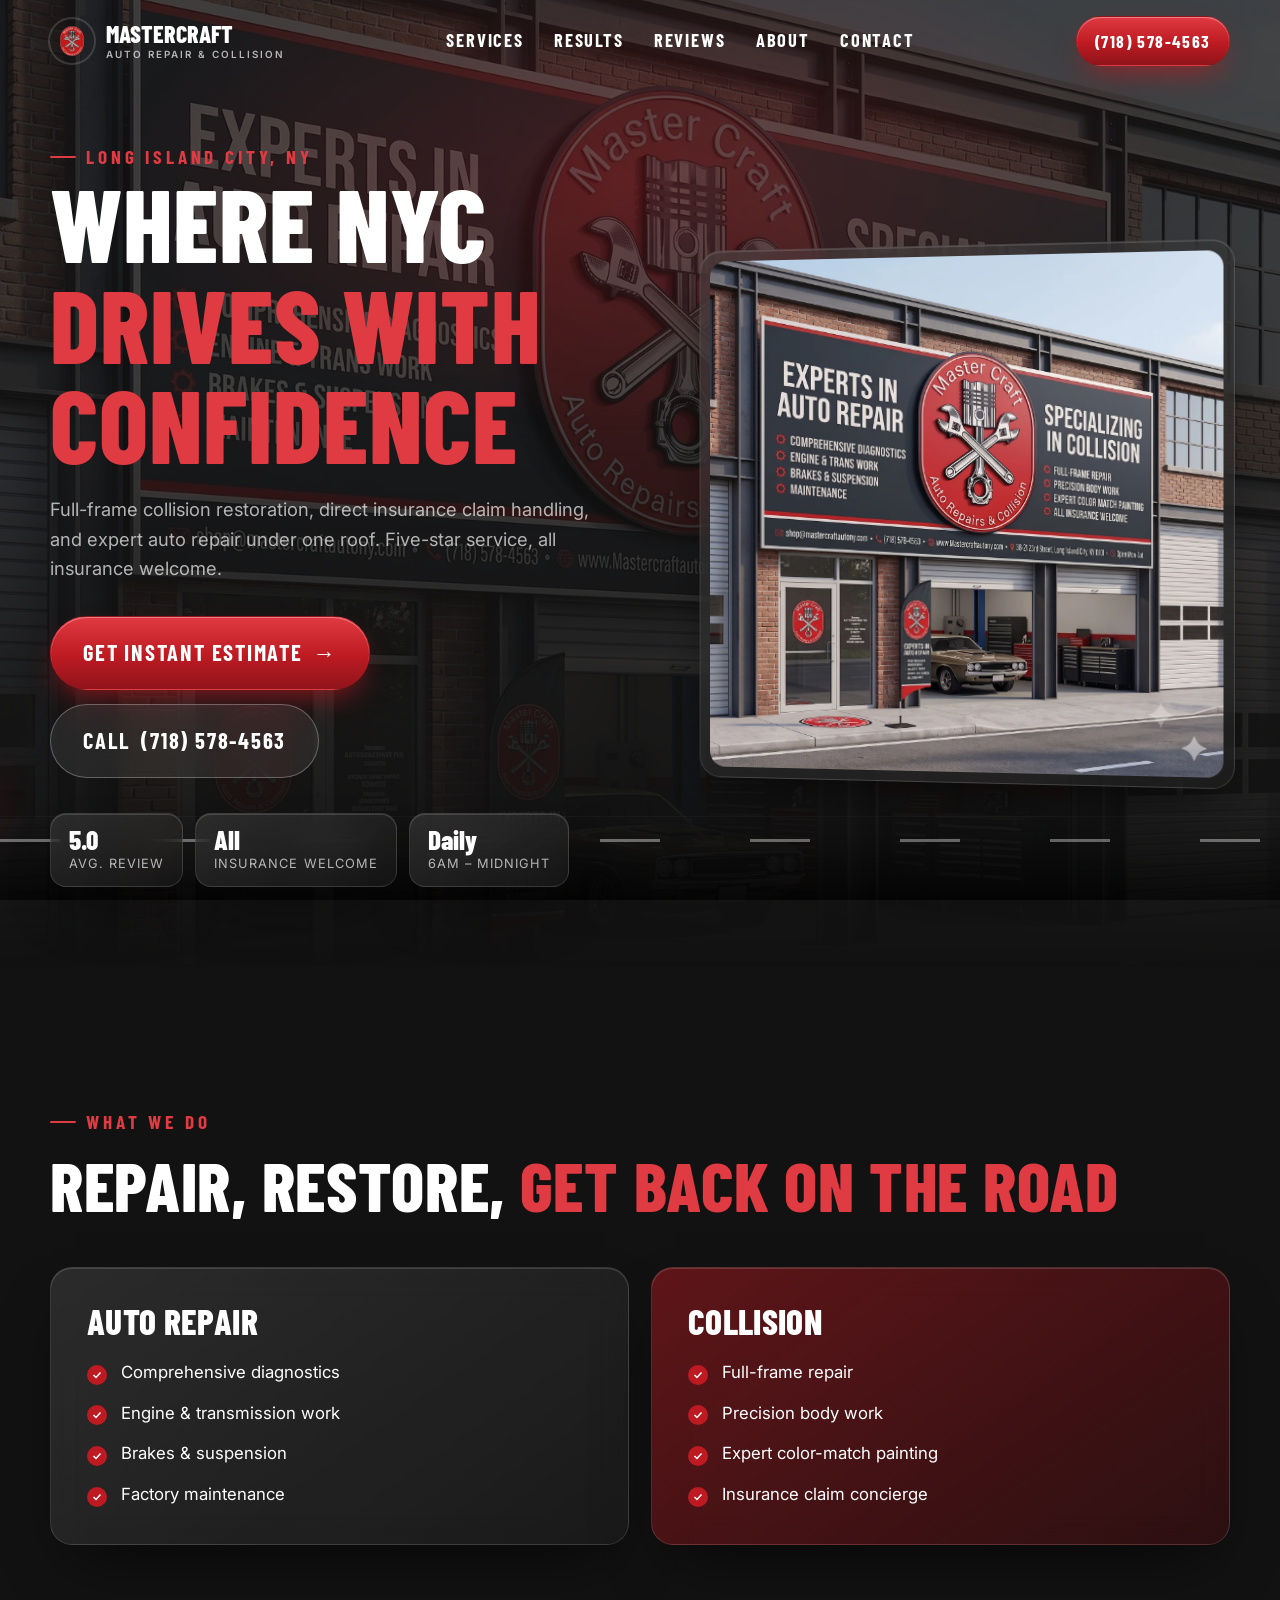
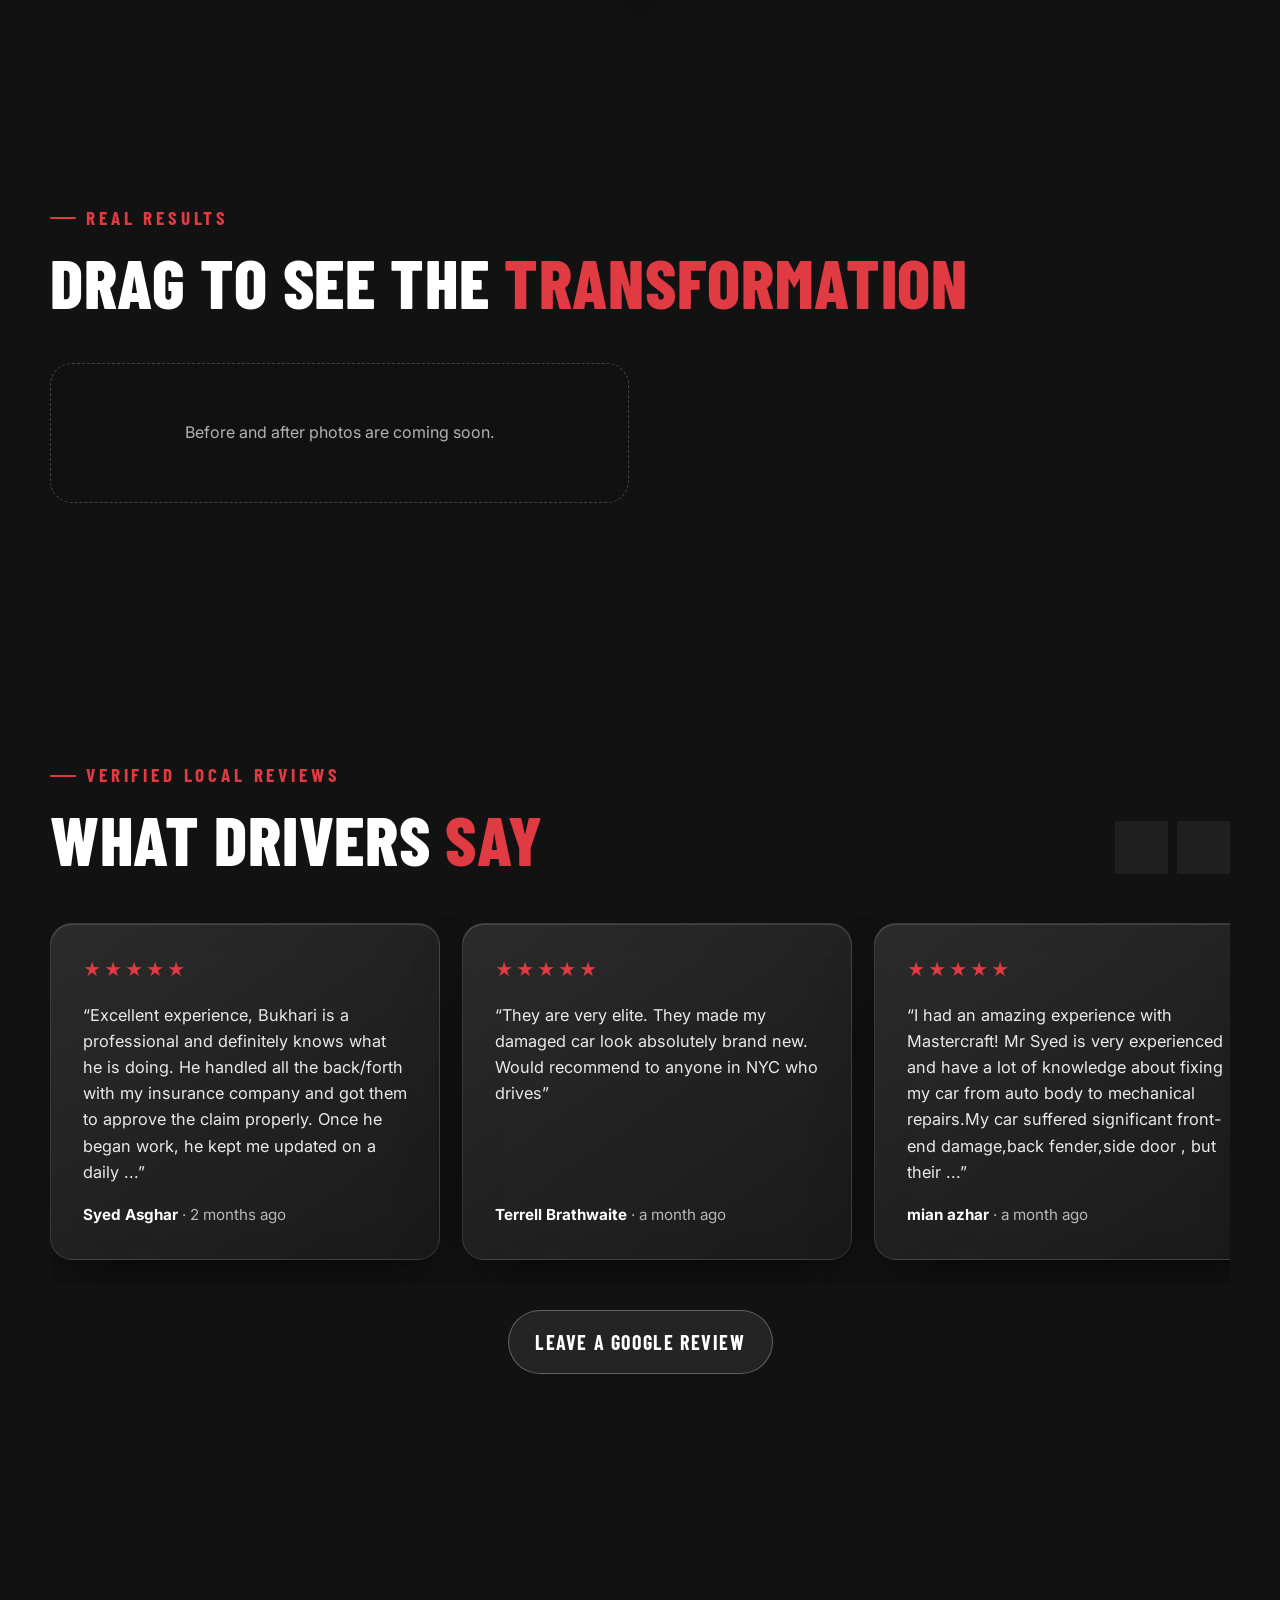
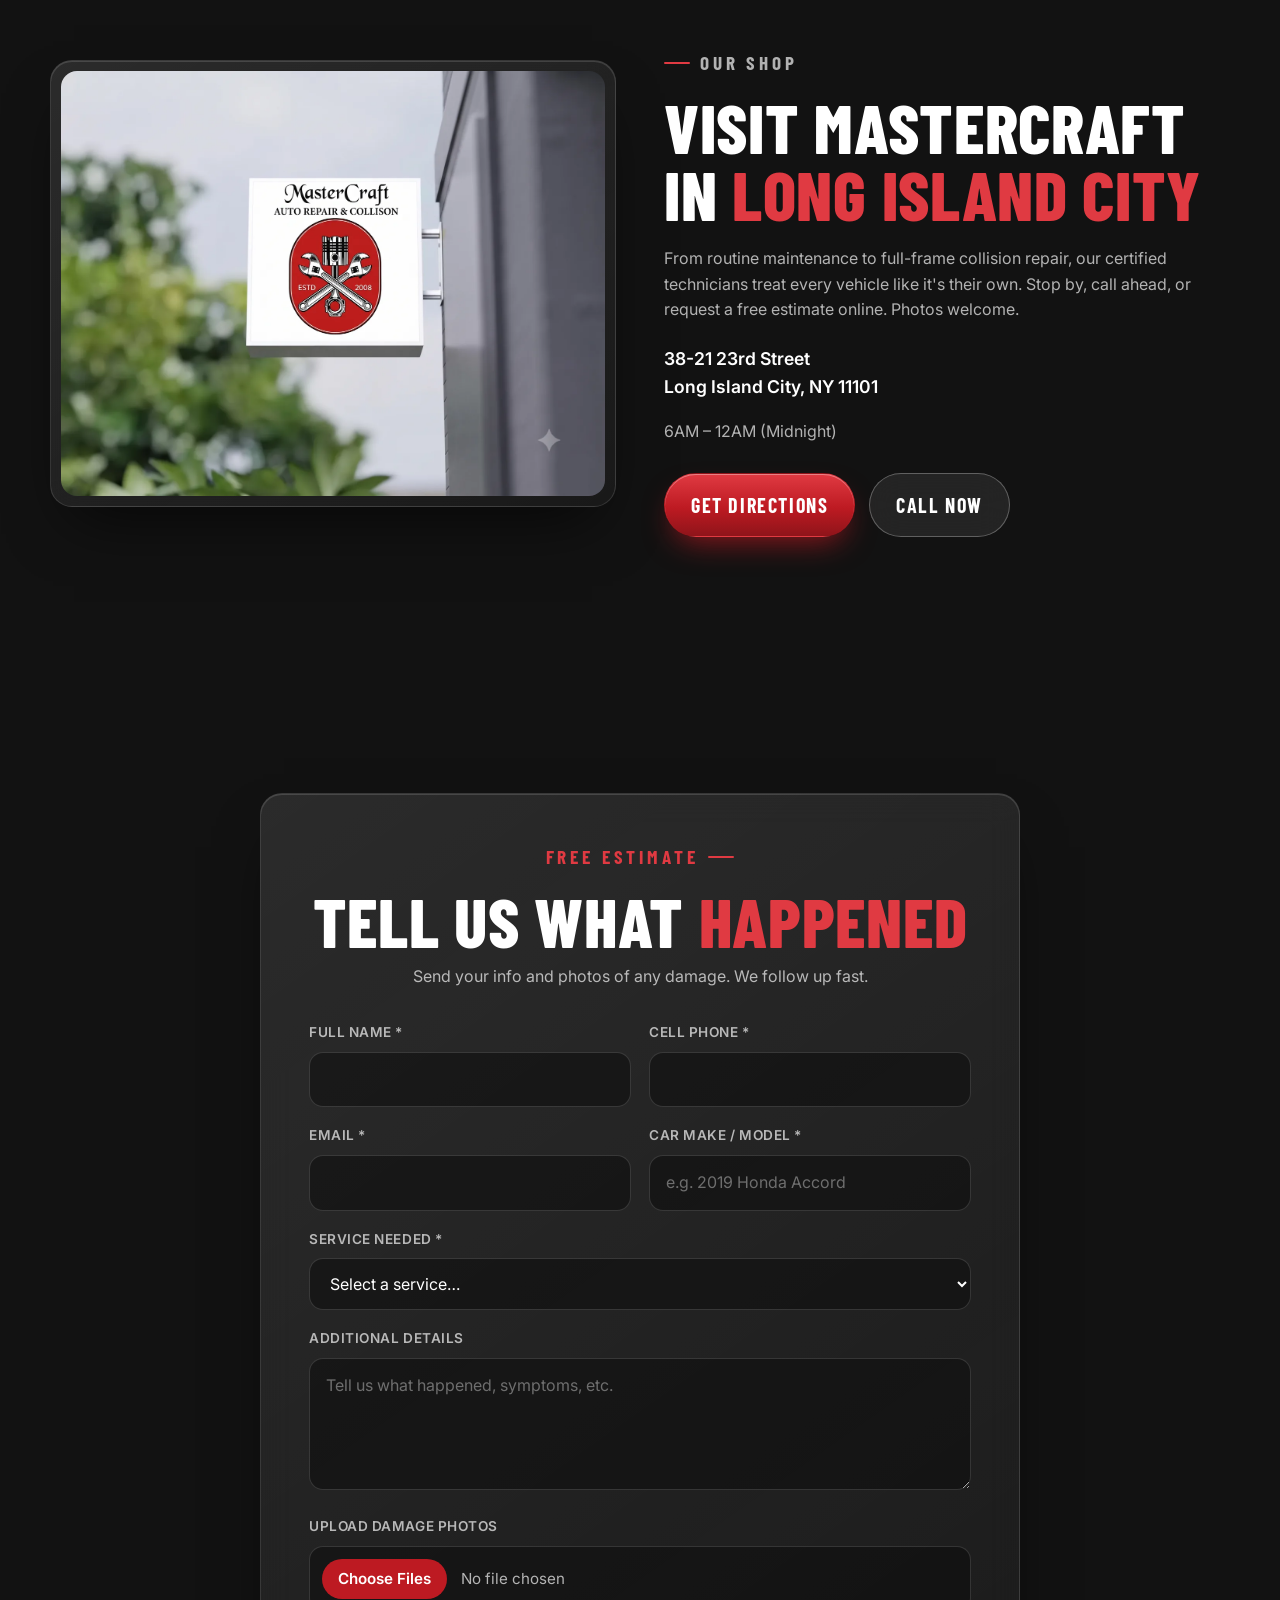
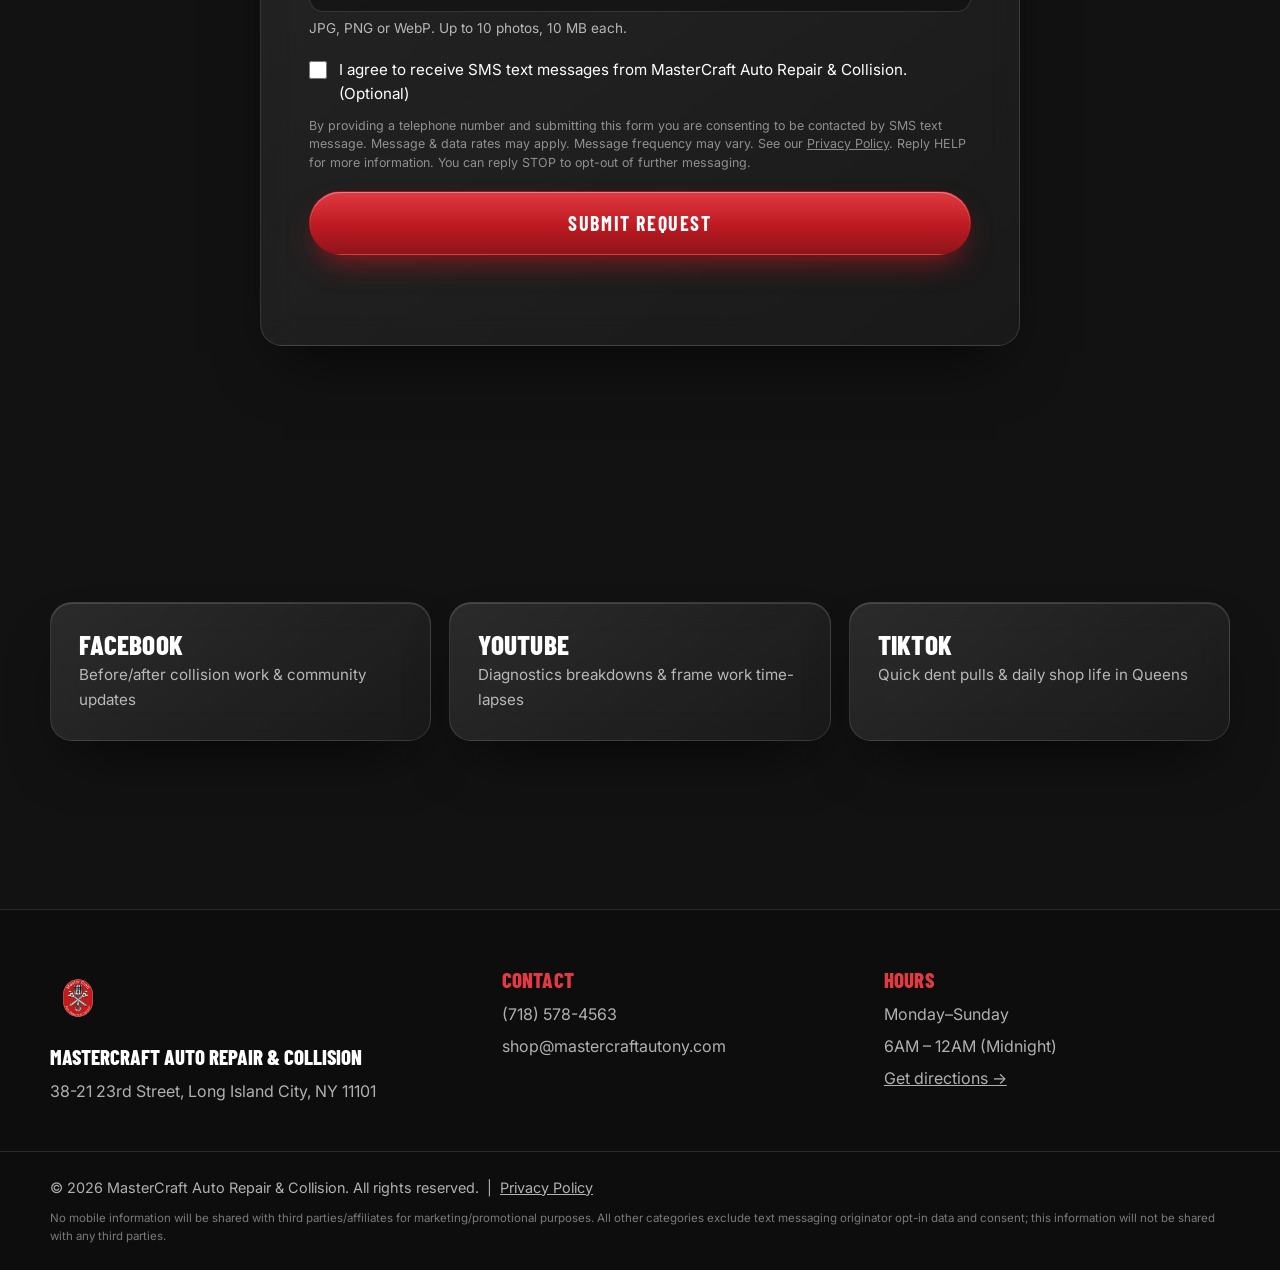
<file: index.html>
<!DOCTYPE html>
<html lang="en">
<head>
<meta charset="UTF-8">
<meta name="viewport" content="width=device-width, initial-scale=1.0">
<title>MasterCraft Auto Repair &amp; Collision | Long Island City, NY</title>
<meta name="description" content="MasterCraft Auto Repair & Collision in Long Island City, NY: full-frame collision repair, insurance claim handling, engine and brake work, and color-match paint. All insurance welcome. Open daily 6AM to midnight.">
<link rel="canonical" href="https://www.mastercraftautony.com/">
<meta name="theme-color" content="#121212">
<meta property="og:type" content="business.business">
<meta property="og:title" content="MasterCraft Auto Repair & Collision | Long Island City, NY">
<meta property="og:description" content="Collision repair, insurance claims and auto repair in Long Island City. Free estimates with photos.">
<meta property="og:url" content="https://www.mastercraftautony.com/">
<meta property="og:image" content="https://www.mastercraftautony.com/images/hero-storefront.webp">
<link rel="icon" href="images/logo-badge.png" type="image/png">

<script>document.documentElement.classList.add('js');</script>
<link rel="preconnect" href="https://fonts.googleapis.com">
<link rel="preconnect" href="https://fonts.gstatic.com" crossorigin>
<link rel="stylesheet" href="https://fonts.googleapis.com/css2?family=Barlow+Condensed:wght@600;700;800&family=Inter:wght@400;500;600;700&display=swap">
<link rel="stylesheet" href="styles.css">
<script src="config.js" defer></script>
<script src="app.js" defer></script>

<!-- Local SEO schema. app.js rebuilds it from config.js at load; this copy is the no-JS fallback. -->
<script type="application/ld+json" id="business-schema">
{
  "@context": "https://schema.org",
  "@type": "AutoRepair",
  "@id": "https://www.mastercraftautony.com/#business",
  "name": "MasterCraft Auto Repair & Collision",
  "image": "https://www.mastercraftautony.com/images/logo-badge.webp",
  "url": "https://www.mastercraftautony.com",
  "telephone": "+1-718-578-4563",
  "email": "shop@mastercraftautony.com",
  "priceRange": "$$",
  "address": {
    "@type": "PostalAddress",
    "streetAddress": "38-21 23rd Street",
    "addressLocality": "Long Island City",
    "addressRegion": "NY",
    "postalCode": "11101",
    "addressCountry": "US"
  },
  "areaServed": ["Long Island City", "Astoria", "Sunnyside", "Queens", "Western Long Island"],
  "openingHoursSpecification": [
    { "@type": "OpeningHoursSpecification", "dayOfWeek": ["Monday", "Tuesday", "Wednesday", "Thursday", "Friday", "Saturday", "Sunday"], "opens": "06:00", "closes": "24:00" }
  ]
}
</script>
</head>
<body>
<a href="#main" class="skip-link">Skip to content</a>

<!-- The race: a fixed car that drives across the page as you scroll. Sits behind all content. -->
<div class="race" aria-hidden="true">
  <div class="race-car">
    <svg viewBox="0 0 600 220" role="img">
      <defs>
        <linearGradient id="body" x1="0" y1="0" x2="0" y2="1">
          <stop offset="0" stop-color="#ff5b60"/>
          <stop offset=".45" stop-color="#d4202a"/>
          <stop offset="1" stop-color="#6d0a10"/>
        </linearGradient>
        <linearGradient id="glass" x1="0" y1="0" x2="1" y2="1">
          <stop offset="0" stop-color="#3a3f4a"/>
          <stop offset="1" stop-color="#0b0d12"/>
        </linearGradient>
        <radialGradient id="rim" cx=".5" cy=".5" r=".5">
          <stop offset=".55" stop-color="#2a2d33"/>
          <stop offset=".6" stop-color="#c9ccd2"/>
          <stop offset="1" stop-color="#7d818a"/>
        </radialGradient>
      </defs>
      <ellipse cx="300" cy="206" rx="270" ry="10" fill="#000" opacity=".5"/>
      <path d="M22 150 L22 118 Q24 100 62 94 L150 82 Q192 52 262 48 L402 46 Q452 48 492 80 L540 96 Q578 104 580 130 L582 150 Q582 162 568 162 L538 162 A44 44 0 0 0 450 162 L202 162 A44 44 0 0 0 114 162 L60 162 Q22 162 22 150 Z" fill="url(#body)"/>
      <path d="M176 84 Q206 62 262 60 L392 58 Q432 60 458 84 Z" fill="url(#glass)"/>
      <path d="M204 80 Q230 68 268 66 L300 66 L262 80 Z" fill="#fff" opacity=".18"/>
      <path d="M130 100 L300 96" stroke="#fff" stroke-width="2" opacity=".35"/>
      <path d="M548 108 L580 116 L576 128 L546 122 Z" fill="#fff6e0"/>
      <path d="M22 112 L40 110 L42 126 L24 130 Z" fill="#ff2a2a"/>
      <circle cx="152" cy="160" r="44" fill="#05060a"/>
      <circle cx="152" cy="160" r="30" fill="url(#rim)"/>
      <circle cx="152" cy="160" r="8" fill="#2a2d33"/>
      <circle cx="492" cy="160" r="44" fill="#05060a"/>
      <circle cx="492" cy="160" r="30" fill="url(#rim)"/>
      <circle cx="492" cy="160" r="8" fill="#2a2d33"/>
    </svg>
  </div>
  <div class="race-road"></div>
</div>

<header class="site-header" id="header">
  <div class="container header-inner">
    <a href="#top" class="logo-link">
      <img src="images/logo-badge.webp" alt="" width="44" height="44" class="logo-img" data-cfg="src:images.logo">
      <span class="logo-text"><span data-cfg="text:business.shortName">MasterCraft</span><small data-cfg="text:business.tagline">Auto Repair &amp; Collision</small></span>
    </a>

    <nav class="main-nav" id="mainNav" aria-label="Main">
      <a href="#services">Services</a>
      <a href="#results">Results</a>
      <a href="#reviews">Reviews</a>
      <a href="#about">About</a>
      <a href="#contact">Contact</a>
    </nav>

    <div class="header-cta">
      <a href="tel:+17185784563" class="btn btn-sm btn-red" data-cfg="href:business.phoneHref"><span data-cfg="text:business.phoneDisplay">(718) 578-4563</span></a>
      <button class="nav-toggle" id="navToggle" aria-label="Open menu" aria-expanded="false" aria-controls="mainNav">
        <span></span><span></span><span></span>
      </button>
    </div>
  </div>
</header>

<main id="main">

  <!-- HERO -->
  <section class="hero" id="top">
    <div class="hero-photo" aria-hidden="true"></div>
    <div class="container hero-grid">
      <div class="hero-copy">
        <p class="eyebrow">Long Island City, NY</p>
        <h1>Where NYC <span class="accent">drives with confidence</span></h1>
        <p class="lede">Full-frame collision restoration, direct insurance claim handling, and expert auto repair under one roof. Five-star service, all insurance welcome.</p>
        <div class="hero-actions">
          <a href="#estimate" class="btn btn-red btn-lg">Get Instant Estimate <span aria-hidden="true">&rarr;</span></a>
          <a href="tel:+17185784563" class="btn btn-glass btn-lg" data-cfg="href:business.phoneHref">Call <span data-cfg="text:business.phoneDisplay">(718) 578-4563</span></a>
        </div>
        <ul class="badges">
          <li class="glass badge"><strong id="avgRating">5.0</strong><span>Avg. review</span></li>
          <li class="glass badge"><strong>All</strong><span>Insurance welcome</span></li>
          <li class="glass badge"><strong>Daily</strong><span>6AM – Midnight</span></li>
        </ul>
      </div>
      <figure class="hero-figure glass">
        <img src="images/hero-storefront.webp" width="1600" height="1600" fetchpriority="high" alt="MasterCraft Auto Repair & Collision storefront" data-cfg="src:images.hero">
      </figure>
    </div>
  </section>

  <!-- SERVICES -->
  <section class="section" id="services" aria-labelledby="services-title">
    <div class="container">
      <p class="eyebrow reveal">What we do</p>
      <h2 id="services-title" class="reveal">Repair, restore, <span class="accent">get back on the road</span></h2>

      <div class="service-grid">
        <article class="glass card reveal">
          <h3>Auto Repair</h3>
          <ul class="checks">
            <li>Comprehensive diagnostics</li>
            <li>Engine &amp; transmission work</li>
            <li>Brakes &amp; suspension</li>
            <li>Factory maintenance</li>
          </ul>
        </article>
        <article class="glass card card-featured reveal">
          <h3>Collision</h3>
          <ul class="checks">
            <li>Full-frame repair</li>
            <li>Precision body work</li>
            <li>Expert color-match painting</li>
            <li>Insurance claim concierge</li>
          </ul>
        </article>
      </div>
    </div>
  </section>

  <!-- BEFORE / AFTER -->
  <section class="section" id="results" aria-labelledby="results-title">
    <div class="container">
      <p class="eyebrow reveal">Real results</p>
      <h2 id="results-title" class="reveal">Drag to see the <span class="accent">transformation</span></h2>
      <div id="compare" class="compare-grid"></div>
    </div>
  </section>

  <!-- REVIEWS -->
  <section class="section" id="reviews" aria-labelledby="reviews-title">
    <div class="container">
      <div class="reviews-head">
        <div>
          <p class="eyebrow reveal">Verified local reviews</p>
          <h2 id="reviews-title" class="reveal">What drivers <span class="accent">say</span></h2>
        </div>
        <div class="reviews-nav">
          <button class="icon-btn" id="revPrev" aria-label="Previous review">&larr;</button>
          <button class="icon-btn" id="revNext" aria-label="Next review">&rarr;</button>
        </div>
      </div>
      <div class="reviews-track" id="reviewsTrack" tabindex="0" aria-label="Customer reviews"></div>
      <p class="reviews-foot"><a href="#" class="btn btn-glass" data-cfg="href:googleReviewUrl">Leave a Google review</a></p>
    </div>
  </section>

  <!-- ABOUT -->
  <section class="section" id="about" aria-labelledby="about-title">
    <div class="container about-grid">
      <figure class="glass about-media reveal">
        <img src="images/shop-sign.webp" width="1400" height="1093" loading="lazy" alt="MasterCraft hanging shop sign" data-cfg="src:images.aboutShop">
      </figure>
      <div class="about-copy reveal">
        <p class="eyebrow">Our shop</p>
        <h2 id="about-title">Visit MasterCraft in <span class="accent">Long Island City</span></h2>
        <p>From routine maintenance to full-frame collision repair, our certified technicians treat every vehicle like it's their own. Stop by, call ahead, or request a free estimate online. Photos welcome.</p>
        <address>
          <span data-cfg="text:address.street">38-21 23rd Street</span><br>
          <span data-cfg="text:address.cityStateZip">Long Island City, NY 11101</span>
        </address>
        <p class="muted" data-cfg="text:hours.range">6AM – 12AM (Midnight)</p>
        <div class="hero-actions">
          <a href="#" class="btn btn-red" data-cfg="href:map.directionsUrl" target="_blank" rel="noopener noreferrer">Get directions</a>
          <a href="tel:+17185784563" class="btn btn-glass" data-cfg="href:business.phoneHref">Call now</a>
        </div>
      </div>
    </div>
  </section>

  <!-- ESTIMATE -->
  <section class="section" id="estimate" aria-labelledby="estimate-title">
    <div class="container narrow">
      <div class="glass form-card reveal">
        <p class="eyebrow eyebrow-center">Free estimate</p>
        <h2 id="estimate-title" class="center">Tell us what <span class="accent">happened</span></h2>
        <p class="center muted">Send your info and photos of any damage. We follow up fast.</p>

        <form action="https://formsubmit.co/shop@mastercraftautony.com" method="POST" enctype="multipart/form-data" id="estimateForm" class="estimate-form" novalidate>
          <input type="hidden" name="_subject" value="New Estimate Request — MasterCraft Website">
          <input type="hidden" name="_captcha" value="false">
          <input type="hidden" name="_template" value="table">
          <input type="text" name="_honey" class="hp-field" tabindex="-1" autocomplete="off">

          <div class="form-row">
            <div class="form-group">
              <label for="name">Full name *</label>
              <input type="text" id="name" name="Customer Name" autocomplete="name" required>
              <p class="field-error" aria-live="polite"></p>
            </div>
            <div class="form-group">
              <label for="phone">Cell phone *</label>
              <input type="tel" id="phone" name="Cell Phone" autocomplete="tel" required>
              <p class="field-error" aria-live="polite"></p>
            </div>
          </div>

          <div class="form-row">
            <div class="form-group">
              <label for="email">Email *</label>
              <input type="email" id="email" name="Email" autocomplete="email" required>
              <p class="field-error" aria-live="polite"></p>
            </div>
            <div class="form-group">
              <label for="vehicle">Car make / model *</label>
              <input type="text" id="vehicle" name="Car Make/Model" placeholder="e.g. 2019 Honda Accord" required>
              <p class="field-error" aria-live="polite"></p>
            </div>
          </div>

          <div class="form-group">
            <label for="service">Service needed *</label>
            <select id="service" name="Service Needed" required>
              <option value="" disabled selected>Select a service…</option>
              <option>Comprehensive Diagnostics</option>
              <option>Engine &amp; Trans Work</option>
              <option>Brakes &amp; Suspension</option>
              <option>Maintenance</option>
              <option>Full-Frame Repair</option>
              <option>Precision Body Work</option>
              <option>Expert Color Match Painting</option>
              <option>Insurance Claim / Collision</option>
              <option>Other</option>
            </select>
            <p class="field-error" aria-live="polite"></p>
          </div>

          <div class="form-group">
            <label for="details">Additional details</label>
            <textarea id="details" name="Details" rows="4" placeholder="Tell us what happened, symptoms, etc."></textarea>
          </div>

          <div class="form-group">
            <label for="photos">Upload damage photos</label>
            <input type="file" id="photos" name="Attachment" accept="image/*" multiple>
            <small class="muted" id="photosHint">JPG, PNG or WebP. Up to 10 photos, 10 MB each.</small>
            <p class="field-error" aria-live="polite"></p>
          </div>

          <div class="form-group">
            <label class="check">
              <input type="checkbox" id="smsConsent" name="SMS Consent" value="Yes — customer opted in to SMS">
              <span>I agree to receive SMS text messages from MasterCraft Auto Repair &amp; Collision. (Optional)</span>
            </label>
            <p class="sms-disclosure">By providing a telephone number and submitting this form you are consenting to be contacted by SMS text message. Message &amp; data rates may apply. Message frequency may vary. See our <a href="/privacy.html">Privacy Policy</a>. Reply HELP for more information. You can reply STOP to opt-out of further messaging.</p>
          </div>

          <button type="submit" class="btn btn-red btn-block" id="submitBtn">Submit request</button>
          <p class="form-note" id="formNote" role="status" aria-live="polite"></p>
        </form>
      </div>
    </div>
  </section>
</main>

<!-- SOCIAL + FOOTER -->
<section class="section social" aria-label="Social media">
  <div class="container">
    <div class="social-grid">
      <a class="glass social-card" href="https://www.facebook.com/mastercraftautony" target="_blank" rel="noopener noreferrer" data-cfg="href:social.facebook"><h3>Facebook</h3><p>Before/after collision work &amp; community updates</p></a>
      <a class="glass social-card" href="https://www.youtube.com/@mastercraftautony" target="_blank" rel="noopener noreferrer" data-cfg="href:social.youtube"><h3>YouTube</h3><p>Diagnostics breakdowns &amp; frame work time-lapses</p></a>
      <a class="glass social-card" href="https://www.tiktok.com/@mastercraftautony" target="_blank" rel="noopener noreferrer" data-cfg="href:social.tiktok"><h3>TikTok</h3><p>Quick dent pulls &amp; daily shop life in Queens</p></a>
    </div>
  </div>
</section>

<footer class="site-footer" id="contact">
  <div class="container footer-grid">
    <div>
      <img src="images/logo-badge.webp" alt="MasterCraft logo" width="56" height="56" loading="lazy" class="footer-logo" data-cfg="src:images.logo">
      <p class="footer-name" data-cfg="text:business.name">MasterCraft Auto Repair &amp; Collision</p>
      <p class="muted"><span data-cfg="text:address.street">38-21 23rd Street</span>, <span data-cfg="text:address.cityStateZip">Long Island City, NY 11101</span></p>
    </div>
    <div>
      <h3>Contact</h3>
      <p><a href="tel:+17185784563" data-cfg="href:business.phoneHref"><span data-cfg="text:business.phoneDisplay">(718) 578-4563</span></a></p>
      <p><a href="mailto:shop@mastercraftautony.com" data-cfg="href:business.mailtoHref"><span data-cfg="text:business.email">shop@mastercraftautony.com</span></a></p>
    </div>
    <div>
      <h3>Hours</h3>
      <p data-cfg="text:hours.days">Monday–Sunday</p>
      <p data-cfg="text:hours.range">6AM – 12AM (Midnight)</p>
      <p><a href="#" target="_blank" rel="noopener noreferrer" data-cfg="href:map.directionsUrl" class="underline">Get directions &rarr;</a></p>
    </div>
  </div>
  <div class="footer-bottom">
    <div class="container">
      <p>&copy; <span id="year"></span> MasterCraft Auto Repair &amp; Collision. All rights reserved. &nbsp;|&nbsp; <a href="/privacy.html" class="underline">Privacy Policy</a></p>
      <p class="fine">No mobile information will be shared with third parties/affiliates for marketing/promotional purposes. All other categories exclude text messaging originator opt-in data and consent; this information will not be shared with any third parties.</p>
    </div>
  </div>
</footer>
</body>
</html>
</file>
<file: styles.css>
/* MasterCraft — glass UI over a scroll-driven race scene. Plain CSS, no build step (GitHub Pages serves this as-is). */

:root {
  --red: #bd1a22;
  --red-hi: #e03a42;
  --red-dark: #8f141a;
  --ink: #121212;
  --ink-2: #1a1a1a;
  --text: #ffffff;
  --muted: rgba(255, 255, 255, 0.68);
  --line: rgba(255, 255, 255, 0.12);
  --glass-bg: linear-gradient(145deg, rgba(255, 255, 255, 0.11), rgba(255, 255, 255, 0.03));
  --glass-blur: blur(16px) saturate(150%);
  --glass-shadow: inset 0 1px 0 rgba(255, 255, 255, 0.14), 0 30px 60px -24px rgba(0, 0, 0, 0.7);
  --radius: 22px;
  --ease: cubic-bezier(0.2, 0.8, 0.2, 1);
  --display: 'Barlow Condensed', 'Arial Narrow', Arial, sans-serif;
  --body: 'Inter', 'Helvetica Neue', Arial, sans-serif;
}

*,
*::before,
*::after { box-sizing: border-box; margin: 0; padding: 0; }
html { scroll-behavior: smooth; -webkit-text-size-adjust: 100%; }
body {
  font-family: var(--body);
  color: var(--text);
  background: var(--ink);
  line-height: 1.6;
  overflow-x: hidden;
  -webkit-font-smoothing: antialiased;
}
body::before {
  /* Ambient red glow, fixed behind everything. */
  content: "";
  position: fixed;
  inset: -20% -10% auto;
  height: 80vh;
  background: radial-gradient(closest-side, rgba(189, 26, 34, 0.28), transparent 70%);
  pointer-events: none;
  z-index: 0;
}
[hidden] { display: none !important; }
img { display: block; max-width: 100%; height: auto; }
a { color: inherit; text-decoration: none; }
ul { list-style: none; }
button { font: inherit; color: inherit; background: none; border: 0; cursor: pointer; }
address { font-style: normal; }
:focus-visible { outline: 2px solid var(--red-hi); outline-offset: 4px; border-radius: 6px; }

h1, h2, h3 {
  font-family: var(--display);
  font-weight: 800;
  text-transform: uppercase;
  line-height: 0.98;
  letter-spacing: 0.01em;
}
h1 { font-size: clamp(3.2rem, 8vw, 6.4rem); }
h2 { font-size: clamp(2.6rem, 5.4vw, 4.4rem); margin-top: 14px; }
h3 { font-size: 2.2rem; }
.accent { color: var(--red-hi); }
.muted { color: var(--muted); }
.center { text-align: center; }
.underline { text-decoration: underline; }

.container { width: min(1180px, 100% - 40px); margin-inline: auto; }
.narrow { width: min(760px, 100% - 40px); }
.section { position: relative; z-index: 1; padding: clamp(72px, 10vw, 128px) 0; }
.skip-link { position: fixed; left: 12px; top: -60px; z-index: 100; background: var(--red); padding: 10px 16px; border-radius: 10px; }
.skip-link:focus { top: 12px; }

/* ---------- Glass ---------- */
.glass {
  background: var(--glass-bg), rgba(18, 18, 18, 0.45);
  border: 1px solid var(--line);
  border-radius: var(--radius);
  backdrop-filter: var(--glass-blur);
  -webkit-backdrop-filter: var(--glass-blur);
  box-shadow: var(--glass-shadow);
}

/* ---------- Buttons ---------- */
.btn {
  display: inline-flex;
  align-items: center;
  justify-content: center;
  gap: 10px;
  padding: 15px 26px;
  border-radius: 999px;
  border: 1px solid transparent;
  font-family: var(--display);
  font-weight: 700;
  font-size: 1.25rem;
  letter-spacing: 0.08em;
  text-transform: uppercase;
  transition: transform 0.25s var(--ease), box-shadow 0.25s var(--ease), background 0.25s, border-color 0.25s;
  will-change: transform;
}
.btn:hover { transform: translateY(-3px); }
.btn:active { transform: translateY(0) scale(0.98); }
.btn-lg { padding: 18px 32px; font-size: 1.4rem; }
.btn-sm { padding: 10px 18px; font-size: 1.1rem; }
.btn-red {
  color: #fff;
  background: linear-gradient(180deg, var(--red-hi), var(--red) 55%, var(--red-dark));
  box-shadow: inset 0 1px 0 rgba(255, 255, 255, 0.35), 0 14px 30px -10px rgba(189, 26, 34, 0.75);
}
.btn-red:hover { box-shadow: inset 0 1px 0 rgba(255, 255, 255, 0.35), 0 20px 40px -12px rgba(189, 26, 34, 0.9); }
.btn-glass {
  color: #fff;
  background: rgba(255, 255, 255, 0.08);
  border-color: rgba(255, 255, 255, 0.28);
  backdrop-filter: var(--glass-blur);
  -webkit-backdrop-filter: var(--glass-blur);
}
.btn-glass:hover { background: rgba(255, 255, 255, 0.16); border-color: rgba(255, 255, 255, 0.5); }
.btn-block { width: 100%; }
.icon-btn {
  width: 52px; height: 52px; border-radius: 50%;
  display: grid; place-items: center; font-size: 1.6rem;
  border: 1px solid var(--line); background: rgba(255, 255, 255, 0.06);
  backdrop-filter: var(--glass-blur); -webkit-backdrop-filter: var(--glass-blur);
  transition: background 0.2s, border-color 0.2s;
}
.icon-btn:hover { background: var(--red); border-color: var(--red); }

.eyebrow {
  display: inline-flex; align-items: center; gap: 10px;
  font-family: var(--display); font-weight: 700; font-size: 1.2rem;
  letter-spacing: 0.2em; text-transform: uppercase; color: var(--red-hi);
}
.eyebrow::before { content: ""; width: 26px; height: 2px; background: var(--red-hi); border-radius: 2px; }
.eyebrow-center { justify-content: center; width: 100%; }
.eyebrow-center::after { content: ""; width: 26px; height: 2px; background: var(--red-hi); border-radius: 2px; }
.eyebrow-center::before { display: none; }

/* ---------- Race scene (behind everything) ---------- */
.race { position: fixed; inset: 0; z-index: 0; overflow: hidden; pointer-events: none; }
.race-road {
  position: absolute; left: 0; right: 0; bottom: 0; height: 84px;
  background:
    linear-gradient(180deg, rgba(0, 0, 0, 0), rgba(0, 0, 0, 0.7)),
    repeating-linear-gradient(90deg, rgba(255, 255, 255, 0.5) 0 60px, transparent 60px 150px) 0 22px / 100% 3px no-repeat;
  border-top: 1px solid rgba(255, 255, 255, 0.08);
}
.race-car {
  position: absolute;
  left: 0;
  bottom: 52px;
  width: clamp(240px, 36vw, 540px);
  will-change: transform;
  filter: drop-shadow(0 26px 30px rgba(189, 26, 34, 0.35));
  opacity: 0.9;
}
.race-car svg { width: 100%; height: auto; display: block; }
.race-car::before,
.race-car::after {
  content: "";
  position: absolute;
  left: -38%;
  height: 4px;
  border-radius: 4px;
  background: linear-gradient(90deg, transparent, rgba(224, 58, 66, 0.9));
  filter: blur(0.5px);
}
.race-car::before { top: 40%; width: 40%; opacity: 0.8; }
.race-car::after { top: 62%; width: 26%; opacity: 0.5; }

/* ---------- Header ---------- */
.site-header {
  position: fixed; inset: 0 0 auto; z-index: 50;
  transition: background 0.3s, box-shadow 0.3s, border-color 0.3s;
  border-bottom: 1px solid transparent;
}
.site-header.scrolled {
  background: rgba(18, 18, 18, 0.55);
  backdrop-filter: var(--glass-blur);
  -webkit-backdrop-filter: var(--glass-blur);
  border-bottom-color: var(--line);
  box-shadow: 0 16px 40px -20px rgba(0, 0, 0, 0.8);
}
.header-inner { display: flex; align-items: center; justify-content: space-between; gap: 20px; padding-block: 16px; }
.logo-link { display: flex; align-items: center; gap: 12px; }
.logo-img { width: 44px; height: 44px; border-radius: 50%; object-fit: cover; box-shadow: 0 0 0 2px rgba(255, 255, 255, 0.15); }
.logo-text { font-family: var(--display); font-weight: 800; font-size: 1.5rem; text-transform: uppercase; line-height: 1; display: flex; flex-direction: column; }
.logo-text small { font-family: var(--body); font-weight: 600; font-size: 0.62rem; letter-spacing: 0.2em; text-transform: uppercase; color: var(--muted); margin-top: 4px; }
.main-nav { display: flex; gap: 30px; }
.main-nav a {
  font-family: var(--display); font-weight: 700; font-size: 1.15rem; letter-spacing: 0.1em; text-transform: uppercase;
  position: relative; padding: 6px 0;
}
.main-nav a::after { content: ""; position: absolute; left: 0; bottom: 0; height: 2px; width: 0; background: var(--red-hi); transition: width 0.3s var(--ease); }
.main-nav a:hover::after { width: 100%; }
.header-cta { display: flex; align-items: center; gap: 12px; }
.nav-toggle { display: none; width: 44px; height: 44px; border-radius: 12px; border: 1px solid var(--line); flex-direction: column; justify-content: center; align-items: center; gap: 5px; }
.nav-toggle span { width: 20px; height: 2px; background: #fff; border-radius: 2px; transition: transform 0.3s, opacity 0.3s; }
.nav-toggle.active span:nth-child(1) { transform: translateY(7px) rotate(45deg); }
.nav-toggle.active span:nth-child(2) { opacity: 0; }
.nav-toggle.active span:nth-child(3) { transform: translateY(-7px) rotate(-45deg); }

/* ---------- Hero ---------- */
.hero { position: relative; z-index: 1; min-height: 100svh; display: flex; align-items: center; padding: 140px 0 90px; overflow: hidden; }
.hero-photo {
  position: absolute; inset: 0; z-index: -1;
  background: center / cover no-repeat;
  opacity: 0.22;
  mask-image: linear-gradient(180deg, #000 40%, transparent);
  -webkit-mask-image: linear-gradient(180deg, #000 40%, transparent);
}
.hero-grid { display: grid; gap: 48px; align-items: center; }
.hero-copy .lede { font-size: 1.15rem; color: var(--muted); max-width: 540px; margin: 22px 0 32px; }
.hero-actions { display: flex; flex-wrap: wrap; gap: 14px; margin-top: 28px; }
.badges { display: flex; flex-wrap: wrap; gap: 12px; margin-top: 36px; }
.badge { padding: 12px 18px; display: flex; flex-direction: column; border-radius: 16px; min-width: 130px; }
.badge strong { font-family: var(--display); font-size: 1.7rem; font-weight: 800; line-height: 1; }
.badge span { font-size: 0.8rem; color: var(--muted); text-transform: uppercase; letter-spacing: 0.08em; }
.hero-figure { padding: 10px; overflow: hidden; transform: perspective(1200px) rotateY(-6deg); transition: transform 0.6s var(--ease); }
.hero-figure:hover { transform: perspective(1200px) rotateY(0deg); }
.hero-figure img { border-radius: 16px; aspect-ratio: 1; object-fit: cover; width: 100%; }

/* ---------- Services ---------- */
.service-grid { display: grid; gap: 22px; margin-top: 48px; }
.card { padding: 36px; transition: transform 0.4s var(--ease), border-color 0.4s, box-shadow 0.4s; }
.card:hover { transform: translateY(-6px); border-color: rgba(224, 58, 66, 0.55); }
.card-featured { background: linear-gradient(145deg, rgba(189, 26, 34, 0.45), rgba(120, 10, 16, 0.25)), rgba(18, 18, 18, 0.45); }
.checks { margin-top: 20px; display: grid; gap: 14px; }
.checks li { position: relative; padding-left: 34px; font-size: 1.05rem; }
.checks li::before {
  content: ""; position: absolute; left: 0; top: 0.35em; width: 20px; height: 20px; border-radius: 50%;
  background: var(--red) url("data:image/svg+xml,%3Csvg xmlns='http://www.w3.org/2000/svg' viewBox='0 0 24 24' fill='none' stroke='white' stroke-width='3'%3E%3Cpath d='M5 12l5 5 9-10'/%3E%3C/svg%3E") center / 12px no-repeat;
}

/* ---------- Before / after ---------- */
.compare-grid { display: grid; gap: 22px; margin-top: 48px; }
.compare { padding: 10px; overflow: hidden; }
.compare-stage { position: relative; aspect-ratio: 4 / 3; border-radius: 16px; overflow: hidden; user-select: none; background: #0c0c0c; }
.compare-stage img { position: absolute; inset: 0; width: 100%; height: 100%; object-fit: cover; pointer-events: none; }
.compare-stage .before { clip-path: inset(0 50% 0 0); }
.compare-line { position: absolute; top: 0; bottom: 0; width: 2px; background: #fff; box-shadow: 0 0 14px rgba(255, 255, 255, 0.6); pointer-events: none; left: 50%; }
.compare-range { position: absolute; inset: 0; width: 100%; height: 100%; opacity: 0; cursor: ew-resize; margin: 0; }
.compare figcaption { padding: 14px 8px 6px; color: var(--muted); }
.empty {
  padding: 56px 28px; text-align: center; color: var(--muted);
  border: 1px dashed rgba(255, 255, 255, 0.22); border-radius: var(--radius);
  background: rgba(18, 18, 18, 0.35); backdrop-filter: var(--glass-blur); -webkit-backdrop-filter: var(--glass-blur);
}

/* ---------- Reviews ---------- */
.reviews-head { display: flex; justify-content: space-between; align-items: flex-end; gap: 24px; flex-wrap: wrap; }
.reviews-nav { display: flex; gap: 10px; }
.reviews-track {
  display: flex; gap: 22px; margin-top: 44px; overflow-x: auto;
  scroll-snap-type: x mandatory; scrollbar-width: none; padding: 6px 2px 24px;
  overscroll-behavior-x: contain;
}
.reviews-track::-webkit-scrollbar { display: none; }
.review {
  flex: 0 0 min(86vw, 390px); scroll-snap-align: start;
  padding: 32px; display: flex; flex-direction: column; gap: 18px;
}
.stars { color: var(--red-hi); letter-spacing: 3px; font-size: 1.1rem; }
.review blockquote { font-size: 1.02rem; color: rgba(255, 255, 255, 0.9); flex: 1; }
.review cite { font-style: normal; font-weight: 700; font-size: 0.95rem; }
.review cite span { color: var(--muted); font-weight: 400; }
.reviews-foot { margin-top: 18px; text-align: center; }
.reviews-foot .btn { margin-top: 8px; }

/* ---------- About ---------- */
.about-grid { display: grid; gap: 48px; align-items: center; }
.about-media { padding: 10px; overflow: hidden; }
.about-media img { border-radius: 16px; width: 100%; }
.about-copy p { margin-top: 18px; color: var(--muted); }
.about-copy address { margin-top: 22px; font-weight: 600; font-size: 1.1rem; }
.about-copy .hero-actions { margin-top: 28px; }

/* ---------- Estimate form ---------- */
.form-card { padding: clamp(28px, 4vw, 48px); }
.form-card h2 { text-align: center; }
.form-card > .muted { margin-top: 10px; }
.estimate-form { margin-top: 32px; display: grid; gap: 18px; }
.form-row { display: grid; gap: 18px; }
.form-group > label:not(.check) { display: block; font-size: 0.85rem; font-weight: 600; letter-spacing: 0.04em; text-transform: uppercase; color: var(--muted); margin-bottom: 8px; }
input, select, textarea {
  width: 100%; font: inherit; color: #fff;
  padding: 14px 16px; border-radius: 14px;
  background: rgba(0, 0, 0, 0.35);
  border: 1px solid rgba(255, 255, 255, 0.14);
  transition: border-color 0.2s, box-shadow 0.2s;
}
input::placeholder, textarea::placeholder { color: rgba(255, 255, 255, 0.38); }
input:focus, select:focus, textarea:focus { outline: none; border-color: var(--red-hi); box-shadow: 0 0 0 4px rgba(224, 58, 66, 0.2); }
select option { background: #1a1a1a; }
input[type="file"] { padding: 12px; font-size: 0.95rem; color: var(--muted); }
input[type="file"]::file-selector-button { margin-right: 14px; padding: 8px 16px; border-radius: 999px; border: 0; background: var(--red); color: #fff; font: inherit; font-weight: 600; cursor: pointer; }
textarea { resize: vertical; min-height: 110px; }
.form-group small { display: block; margin-top: 6px; font-size: 0.85rem; }
.field-error { display: none; color: #ff7a80; font-size: 0.9rem; margin-top: 6px; }
.form-group.invalid input, .form-group.invalid select { border-color: #ff5a60; }
.form-group.invalid .field-error { display: block; }
.check { display: flex; gap: 12px; align-items: flex-start; font-size: 0.95rem; color: var(--text); cursor: pointer; }
.check input { width: 18px; height: 18px; flex-shrink: 0; margin-top: 3px; padding: 0; accent-color: var(--red); }
.sms-disclosure { margin-top: 10px; font-size: 0.78rem; color: rgba(255, 255, 255, 0.5); line-height: 1.5; }
.sms-disclosure a { text-decoration: underline; }
.hp-field { position: absolute; left: -9999px; width: 1px; height: 1px; opacity: 0; }
.form-note { min-height: 1.5em; text-align: center; font-weight: 600; }
.form-note.error { color: #ff7a80; }
.form-note.pending { color: var(--muted); }
#submitBtn:disabled { opacity: 0.6; transform: none; cursor: wait; }

/* ---------- Social + footer ---------- */
.social-grid { display: grid; gap: 18px; }
.social-card { padding: 28px; display: block; transition: transform 0.35s var(--ease), border-color 0.35s; }
.social-card:hover { transform: translateY(-5px); border-color: rgba(224, 58, 66, 0.55); }
.social-card h3 { font-size: 1.7rem; }
.social-card p { color: var(--muted); margin-top: 6px; font-size: 0.95rem; }
.site-footer { position: relative; z-index: 1; margin-top: 40px; border-top: 1px solid var(--line); background: rgba(12, 12, 12, 0.7); backdrop-filter: var(--glass-blur); -webkit-backdrop-filter: var(--glass-blur); }
.footer-grid { display: grid; gap: 36px; padding-block: 60px 40px; }
.footer-grid h3 { font-size: 1.3rem; color: var(--red-hi); margin-bottom: 12px; }
.footer-grid p { margin-bottom: 6px; color: var(--muted); }
.footer-grid a:hover { color: var(--red-hi); }
.footer-name { font-family: var(--display); font-weight: 800; text-transform: uppercase; font-size: 1.3rem; color: #fff !important; margin-top: 14px; }
.footer-bottom { border-top: 1px solid var(--line); padding-block: 24px; font-size: 0.9rem; color: var(--muted); }
.footer-bottom .fine { margin-top: 10px; font-size: 0.72rem; line-height: 1.6; color: rgba(255, 255, 255, 0.45); }

/* ---------- Scroll reveal (only when JS runs) ---------- */
.js .reveal { opacity: 0; transform: translateY(26px); transition: opacity 0.8s var(--ease), transform 0.8s var(--ease); }
.js .reveal.in { opacity: 1; transform: none; }

/* ---------- Breakpoints ---------- */
@media (min-width: 768px) {
  .service-grid { grid-template-columns: 1fr 1fr; }
  .compare-grid { grid-template-columns: 1fr 1fr; }
  .reviews-track .review { flex-basis: 390px; }
  .form-row { grid-template-columns: 1fr 1fr; }
  .social-grid { grid-template-columns: repeat(3, 1fr); }
  .footer-grid { grid-template-columns: 1.2fr 1fr 1fr; }
}
@media (min-width: 992px) {
  .hero-grid { grid-template-columns: 1.05fr 0.95fr; }
  .about-grid { grid-template-columns: 1fr 1fr; }
}
@media (max-width: 991px) {
  .main-nav {
    position: absolute; top: 100%; left: 16px; right: 16px; margin-top: 8px;
    flex-direction: column; gap: 0; padding: 8px;
    background: rgba(18, 18, 18, 0.85); border: 1px solid var(--line); border-radius: 18px;
    backdrop-filter: var(--glass-blur); -webkit-backdrop-filter: var(--glass-blur);
    opacity: 0; visibility: hidden; transform: translateY(-8px); transition: opacity 0.3s, transform 0.3s, visibility 0.3s;
  }
  .main-nav.open { opacity: 1; visibility: visible; transform: none; }
  .main-nav a { padding: 14px 16px; }
  .main-nav a::after { display: none; }
  .nav-toggle { display: flex; }
}
@media (max-width: 767px) {
  .header-cta .btn { display: none; }
  .race-car { bottom: 48px; width: clamp(200px, 60vw, 320px); }
  .race-road { height: 64px; }
  .hero { padding-top: 120px; }
  .badge { min-width: 0; flex: 1 1 100px; }
  .card { padding: 28px; }
}

/* ---------- Reduced motion: keep the page, drop the movement ---------- */
@media (prefers-reduced-motion: reduce) {
  html { scroll-behavior: auto; }
  *, *::before, *::after { transition-duration: 0.01ms !important; animation: none !important; }
  .js .reveal { opacity: 1; transform: none; }
  .race-car { display: none; }
}
</file>
